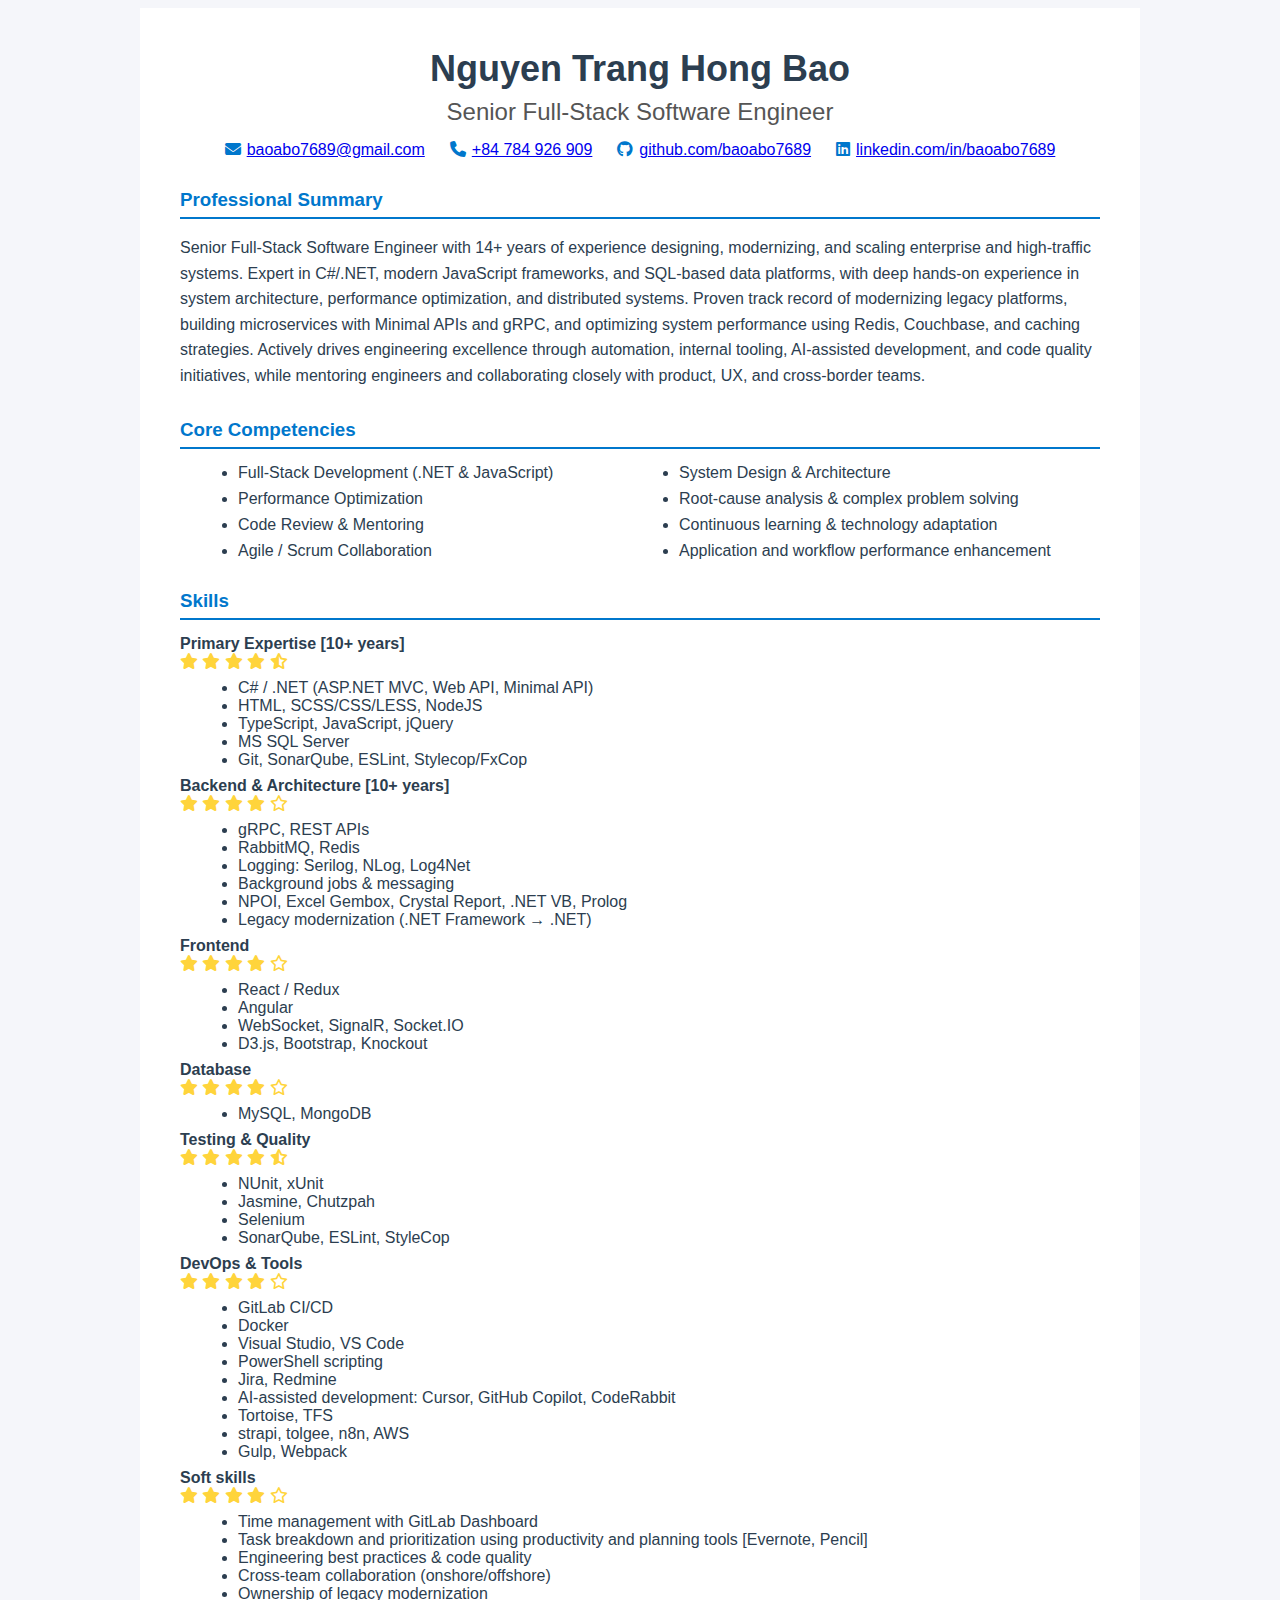
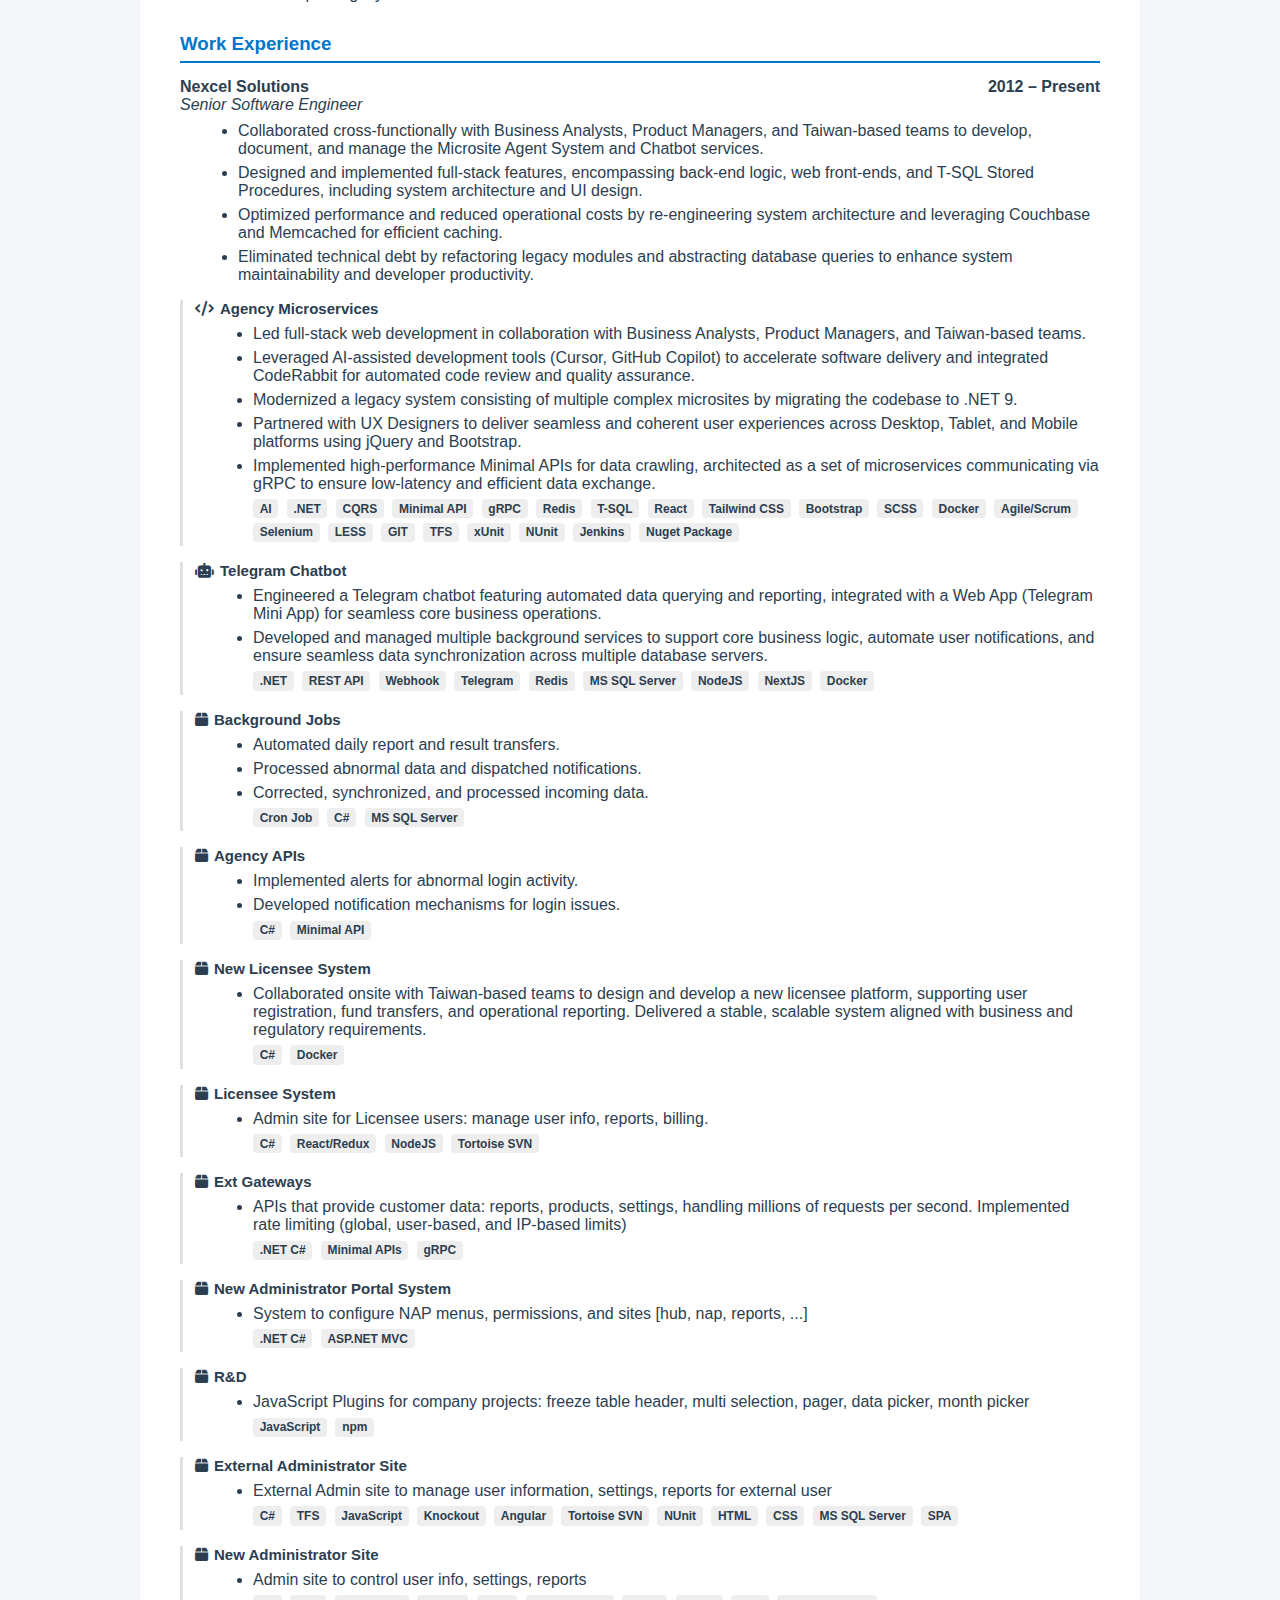
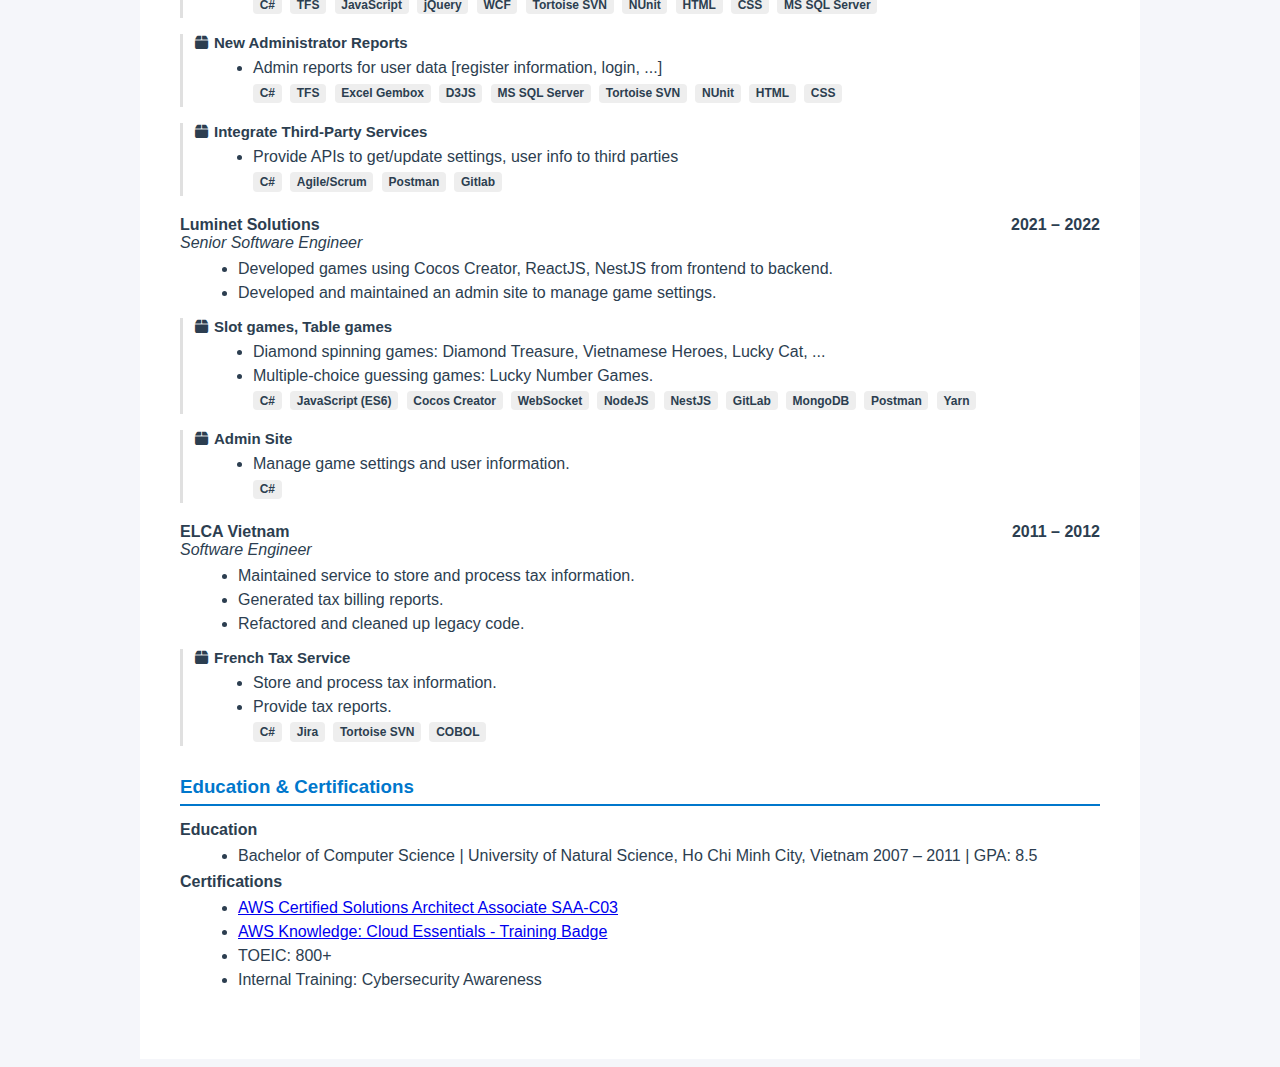
<file: index.html>
<!DOCTYPE html>
<html lang="en">
  <head>
    <meta charset="UTF-8">
    <title>Nguyen Trang Hong Bao | Senior Full-Stack Software Engineer</title>
    <link rel="stylesheet" href="style.css">
    <link rel="stylesheet" href="https://cdnjs.cloudflare.com/ajax/libs/font-awesome/6.5.1/css/all.min.css">
  </head>
  <body>
    <div class="cv-container">
      <header class="header">
        <h1>Nguyen Trang Hong Bao</h1>
        <h2>Senior Full-Stack Software Engineer</h2>
        <div class="contact">
			<span>
				<i class="fa-solid fa-envelope"></i><a href="mailto:baoabo7689@gmail.com">baoabo7689@gmail.com</a>
			</span>
			<span>
				<i class="fa-solid fa-phone"></i><a href="tel:+84-784-926-909">+84 784 926 909</a>
			</span>
			<span>
				<i class="fa-brands fa-github"></i><a href="http://github.com/baoabo7689" target="_blank">github.com/baoabo7689</a>
			</span>
			<span>
				<i class="fa-brands fa-linkedin"></i><a href="http://linkedin.com/in/baoabo7689" target="_blank">linkedin.com/in/baoabo7689</a>
			</span>
        </div>
      </header>
      <section id="summary">
        <h3>Professional Summary</h3>
        <p>
			Senior Full-Stack Software Engineer with 14+ years of experience designing, modernizing, and scaling enterprise and high-traffic systems.
			Expert in C#/.NET, modern JavaScript frameworks, and SQL-based data platforms, with deep hands-on experience in system architecture, 
			performance optimization, and distributed systems. Proven track record of modernizing legacy platforms, 
			building microservices with Minimal APIs and gRPC, and optimizing system performance using Redis, Couchbase, and caching strategies. 
			Actively drives engineering excellence through automation, internal tooling, AI-assisted development, 
			and code quality initiatives, while mentoring engineers and collaborating closely with product, UX, and cross-border teams.
		</p>
      </section>
      <section id="competencies">
        <h3>Core Competencies</h3>
        <ul>
          <li>Full-Stack Development (.NET & JavaScript)</li>
          <li>System Design & Architecture</li>
          <li>Performance Optimization</li>
          <li>Root-cause analysis & complex problem solving</li>
          <li>Code Review & Mentoring</li>
          <li>Continuous learning & technology adaptation</li>
          <li>Agile / Scrum Collaboration</li>
          <li>Application and workflow performance enhancement</li>
        </ul>
      </section>
      <section id="skills">
        <h3>Skills</h3>
        <div>
          <strong>
			Primary Expertise [10+ years]
		  </strong>
		  <div>
			<i class="fa-solid fa-star"></i>
			<i class="fa-solid fa-star"></i>
			<i class="fa-solid fa-star"></i>
			<i class="fa-solid fa-star"></i>
			<i class="fa-solid fa-star-half-stroke"></i>
		  </div>
		  <ul>
			<li>C# / .NET (ASP.NET MVC, Web API, Minimal API)</li>
			<li>HTML, SCSS/CSS/LESS, NodeJS</li>
			<li>TypeScript, JavaScript, jQuery</li>
			<li>MS SQL Server</li>
			<li>Git, SonarQube, ESLint, Stylecop/FxCop</li>
		  </ul>
        </div>
        <div>
			<strong>
				Backend & Architecture [10+ years]
			</strong>
			<div>
				<i class="fa-solid fa-star"></i>
				<i class="fa-solid fa-star"></i>
				<i class="fa-solid fa-star"></i>
				<i class="fa-solid fa-star"></i>
				<i class="fa-regular fa-star"></i>
			</div>
			<ul>
				<li>gRPC, REST APIs</li>
				<li>RabbitMQ, Redis</li>
				<li>Logging: Serilog, NLog, Log4Net</li>
				<li>Background jobs & messaging</li>
				<li>NPOI, Excel Gembox, Crystal Report, .NET VB, Prolog</li>
				<li>Legacy modernization (.NET Framework → .NET)</li>
			</ul>
        </div>
        <div>
			<strong>
				Frontend
			</strong>
			<div>
				<i class="fa-solid fa-star"></i>
				<i class="fa-solid fa-star"></i>
				<i class="fa-solid fa-star"></i>
				<i class="fa-solid fa-star"></i>
				<i class="fa-regular fa-star"></i>
			</div>
			<ul>
				<li>React / Redux</li>
				<li>Angular</li>
				<li>WebSocket, SignalR, Socket.IO</li>
				<li>D3.js, Bootstrap, Knockout</li>
			</ul>
        </div>
        <div>
			<strong>
				Database
			</strong>
			<div>
				<i class="fa-solid fa-star"></i>
				<i class="fa-solid fa-star"></i>
				<i class="fa-solid fa-star"></i>
				<i class="fa-solid fa-star"></i>
				<i class="fa-regular fa-star"></i>
			</div>
			<ul>
				<li>MySQL, MongoDB</li>
			</ul>
        </div>
        <div>
			<strong>
				Testing & Quality
			</strong>
			<div>
				<i class="fa-solid fa-star"></i>
				<i class="fa-solid fa-star"></i>
				<i class="fa-solid fa-star"></i>
				<i class="fa-solid fa-star"></i>
				<i class="fa-solid fa-star-half-stroke"></i>
			</div>
			<ul>
				<li>NUnit, xUnit</li>
				<li>Jasmine, Chutzpah</li>
				<li>Selenium</li>
				<li>SonarQube, ESLint, StyleCop</li>
			</ul>
        </div>
        <div>
			<strong>
				DevOps & Tools
			</strong>
			<div>
				<i class="fa-solid fa-star"></i>
				<i class="fa-solid fa-star"></i>
				<i class="fa-solid fa-star"></i>
				<i class="fa-solid fa-star"></i>
				<i class="fa-regular fa-star"></i>
			</div>
			<ul>
				<li>GitLab CI/CD</li>
				<li>Docker</li>
				<li>Visual Studio, VS Code</li>
				<li>PowerShell scripting</li>
				<li>Jira, Redmine</li>
				<li>AI-assisted development: Cursor, GitHub Copilot, CodeRabbit</li>
				<li>Tortoise, TFS</li>
				<li>strapi, tolgee, n8n, AWS</li>
				<li>Gulp, Webpack</li>
			</ul>
        </div>
        <div>
			<strong>
				Soft skills
			</strong>
			<div>
				<i class="fa-solid fa-star"></i>
				<i class="fa-solid fa-star"></i>
				<i class="fa-solid fa-star"></i>
				<i class="fa-solid fa-star"></i>
				<i class="fa-regular fa-star"></i>
			</div>
			<ul>
				<li>Time management with GitLab Dashboard</li>
				<li>Task breakdown and prioritization using productivity and planning tools [Evernote, Pencil]</li>
				<li>Engineering best practices & code quality</li>
				<li>Cross-team collaboration (onshore/offshore)</li>
				<li>Ownership of legacy modernization</li>
			</ul>
        </div>
      </section>
      <section id="experience">
        <h3>Work Experience</h3>
        <div class="job">
          <div class="job-header">
            <span class="company">Nexcel Solutions</span>
            <span class="time">2012 – Present</span>
          </div>
          <div class="role">Senior Software Engineer</div>
          <ul>
            <li>Collaborated cross-functionally with Business Analysts, Product Managers, and Taiwan-based teams to develop, document, and manage the Microsite Agent System and Chatbot services.</li>
            <li>Designed and implemented full-stack features, encompassing back-end logic, web front-ends, and T-SQL Stored Procedures, including system architecture and UI design.</li>
            <li>Optimized performance and reduced operational costs by re-engineering system architecture and leveraging Couchbase and Memcached for efficient caching.</li>
            <li>Eliminated technical debt by refactoring legacy modules and abstracting database queries to enhance system maintainability and developer productivity.</li>
          </ul>
          <div class="project">
            <h4>
              <i class="fa fa-code"></i>Agency Microservices
            </h4>
            <ul>
              <li>Led full-stack web development in collaboration with Business Analysts, Product Managers, and Taiwan-based teams.</li>
              <li>Leveraged AI-assisted development tools (Cursor, GitHub Copilot) to accelerate software delivery and integrated CodeRabbit for automated code review and quality assurance.</li>
              <li>Modernized a legacy system consisting of multiple complex microsites by migrating the codebase to .NET 9.</li>
              <li>Partnered with UX Designers to deliver seamless and coherent user experiences across Desktop, Tablet, and Mobile platforms using jQuery and Bootstrap.</li>
              <li>Implemented high-performance Minimal APIs for data crawling, architected as a set of microservices communicating via gRPC to ensure low-latency and efficient data exchange.</li>
              <div class="tags">
				<span class="tag">AI</span>
				<span class="tag">.NET</span>
				<span class="tag">CQRS</span>
				<span class="tag">Minimal API</span>
				<span class="tag">gRPC</span>
				<span class="tag">Redis</span>
				<span class="tag">T-SQL</span>
				<span class="tag">React</span>
				<span class="tag">Tailwind CSS</span>
				<span class="tag">Bootstrap</span>
				<span class="tag">SCSS</span>
				<span class="tag">Docker</span>
				<span class="tag">Agile/Scrum</span>
				<span class="tag">Selenium</span>
				<span class="tag">LESS</span>
				<span class="tag">GIT</span>
				<span class="tag">TFS</span>
				<span class="tag">xUnit</span>
				<span class="tag">NUnit</span>
				<span class="tag">Jenkins</span>
				<span class="tag">Nuget Package</span>
              </div>
			</ul>
          </div>
          <div class="project">
            <h4>
              <i class="fa fa-robot"></i>Telegram Chatbot
            </h4>
            <ul>
              <li>Engineered a Telegram chatbot featuring automated data querying and reporting, integrated with a Web App (Telegram Mini App) for seamless core business operations.</li>
              <li>Developed and managed multiple background services to support core business logic, automate user notifications, and ensure seamless data synchronization across multiple database servers.</li>
              <div class="tags">
				<span class="tag">.NET</span>
				<span class="tag">REST API</span>
				<span class="tag">Webhook</span>
				<span class="tag">Telegram</span>
				<span class="tag">Redis</span>
				<span class="tag">MS SQL Server</span>
				<span class="tag">NodeJS</span>
				<span class="tag">NextJS</span>
				<span class="tag">Docker</span>
              </div>
			</ul>
          </div>
          <div class="project">
            <h4>
              <i class="fa fa-box"></i>Background Jobs
            </h4>
            <ul>
				<li>Automated daily report and result transfers.</li>
				<li>Processed abnormal data and dispatched notifications.</li>
				<li>Corrected, synchronized, and processed incoming data.</li>
				<div class="tags">
					<span class="tag">Cron Job</span>
					<span class="tag">C#</span>
					<span class="tag">MS SQL Server</span>
				</div>
			</ul>
          </div>
          <div class="project">
            <h4>
              <i class="fa fa-box"></i>Agency APIs
            </h4>
            <ul>
				<li>Implemented alerts for abnormal login activity.</li>
				<li>Developed notification mechanisms for login issues.</li>
				<div class="tags">
					<span class="tag">C#</span>
					<span class="tag">Minimal API</span>
				</div>
			</ul>
          </div>
          <div class="project">
            <h4>
              <i class="fa fa-box"></i>New Licensee System
            </h4>
            <ul>
				<li>
					Collaborated onsite with Taiwan-based teams to design and develop a new licensee platform, supporting user registration, fund transfers,
					and operational reporting. Delivered a stable, scalable system aligned with business and regulatory requirements.
				</li>
				<div class="tags">
					<span class="tag">C#</span>
					<span class="tag">Docker</span>
				</div>
			</ul>
          </div>
          <div class="project">
            <h4>
              <i class="fa fa-box"></i>Licensee System
            </h4>
            <ul>
				<li>
					Admin site for Licensee users: manage user info, reports, billing.
				</li>
				<div class="tags">
					<span class="tag">C#</span>
					<span class="tag">React/Redux</span>
					<span class="tag">NodeJS</span>
					<span class="tag">Tortoise SVN</span>
				</div>
			</ul>
          </div>
          <div class="project">
            <h4>
              <i class="fa fa-box"></i>Ext Gateways
            </h4>
            <ul>
				<li>
					APIs that provide customer data: reports, products, settings, handling millions of requests per second.
					Implemented rate limiting (global, user-based, and IP-based limits)
				</li>
				<div class="tags">
					<span class="tag">.NET C#</span>
					<span class="tag">Minimal APIs</span>
					<span class="tag">gRPC </span>
				</div>
			</ul>
          </div>
          <div class="project">
            <h4>
              <i class="fa fa-box"></i>New Administrator Portal System
            </h4>
            <ul>
				<li>System to configure NAP menus, permissions, and sites [hub, nap, reports, ...]</li>
				<div class="tags">
					<span class="tag">.NET C#</span>
					<span class="tag">ASP.NET MVC</span>
				</div>
			</ul>
          </div>
          <div class="project">
            <h4>
              <i class="fa fa-box"></i>R&D
            </h4>
            <ul>
				<li>
					JavaScript Plugins for company projects: freeze table header, multi selection, pager, data picker, month picker
				</li>
				<div class="tags">
					<span class="tag">JavaScript</span>
					<span class="tag">npm</span>
				</div>
			</ul>
          </div>
          <div class="project">
            <h4>
              <i class="fa fa-box"></i>External Administrator Site
            </h4>
            <ul>
				<li>
					External Admin site to manage user information, settings, reports for external user
				</li>
				<div class="tags">
					<span class="tag">C#</span>
					<span class="tag">TFS</span>
					<span class="tag">JavaScript</span>
					<span class="tag">Knockout</span>
					<span class="tag">Angular</span>
					<span class="tag">Tortoise SVN</span>
					<span class="tag">NUnit</span>
					<span class="tag">HTML</span>
					<span class="tag">CSS</span>
					<span class="tag">MS SQL Server</span>
					<span class="tag">SPA</span>
				</div>
			</ul>
          </div>
          <div class="project">
            <h4>
              <i class="fa fa-box"></i>New Administrator Site
            </h4>
            <ul>
				<li>
					Admin site to control user info, settings, reports
				</li>
				<div class="tags">
					<span class="tag">C#</span>
					<span class="tag">TFS</span>
					<span class="tag">JavaScript</span>
					<span class="tag">jQuery</span>
					<span class="tag">WCF</span>
					<span class="tag">Tortoise SVN</span>
					<span class="tag">NUnit</span>
					<span class="tag">HTML</span>
					<span class="tag">CSS</span>
					<span class="tag">MS SQL Server</span>
				</div>
			</ul>
          </div>
          <div class="project">
            <h4>
              <i class="fa fa-box"></i>New Administrator Reports
            </h4>
            <ul>
				<li>
					Admin reports for user data [register information, login, ...]
				</li>
				<div class="tags">
					<span class="tag">C#</span>
					<span class="tag">TFS</span>
					<span class="tag">Excel Gembox</span>
					<span class="tag">D3JS</span>
					<span class="tag">MS SQL Server</span>
					<span class="tag">Tortoise SVN</span>
					<span class="tag">NUnit</span>
					<span class="tag">HTML</span>
					<span class="tag">CSS</span>
				</div>
			</ul>
          </div>
          <div class="project">
            <h4>
              <i class="fa fa-box"></i>Integrate Third-Party Services
            </h4>
            <ul>
				<li>
					Provide APIs to get/update settings, user info to third parties
				</li>
				<div class="tags">
					<span class="tag">C#</span>
					<span class="tag">Agile/Scrum</span>
					<span class="tag">Postman</span>
					<span class="tag">Gitlab</span>
				</div>
			</ul>
          </div>
        </div>
        <div class="job">
          <div class="job-header">
            <span class="company">Luminet Solutions</span>
			<span class="time">2021 – 2022</span>
			</div>
			<div class="role">Senior Software Engineer</div>
			<ul>
				<li>Developed games using Cocos Creator, ReactJS, NestJS from frontend to backend.</li>
				<li>Developed and maintained an admin site to manage game settings.</li>
			</ul>
			<div class="project">
				<h4>
				  <i class="fa fa-box"></i>Slot games, Table games
				</h4>
				<ul>
					<li>Diamond spinning games: Diamond Treasure, Vietnamese Heroes, Lucky Cat, ...</li>
					<li>Multiple-choice guessing games: Lucky Number Games.</li>
					<div class="tags">
						<span class="tag">C#</span>
						<span class="tag">JavaScript (ES6)</span>
						<span class="tag">Cocos Creator</span>
						<span class="tag">WebSocket</span>
						<span class="tag">NodeJS</span>
						<span class="tag">NestJS</span>
						<span class="tag">GitLab</span>
						<span class="tag">MongoDB</span>
						<span class="tag">Postman</span>
						<span class="tag">Yarn</span>
					</div>
				</ul>
			</div>
			<div class="project">
				<h4>
				  <i class="fa fa-box"></i>Admin Site
				</h4>
				<ul>
					<li>Manage game settings and user information.</li>
					<div class="tags">
						<span class="tag">C#</span>
					</div>
				</ul>
			</div>
        </div>
        <div class="job">
          <div class="job-header">
            <span class="company">ELCA Vietnam</span>
			<span class="time">2011 – 2012</span>
			</div>
			<div class="role">Software Engineer</div>
			<ul>
				<li>Maintained service to store and process tax information. </li>
				<li>Generated tax billing reports.</li>
				<li>Refactored and cleaned up legacy code.</li>
			</ul>
			<div class="project">
				<h4>
				  <i class="fa fa-box"></i>French Tax Service
				</h4>
				<ul>
					<li>Store and process tax information.</li>
					<li>Provide tax reports.</li>
					<div class="tags">
						<span class="tag">C#</span>
						<span class="tag">Jira</span>
						<span class="tag">Tortoise SVN</span>
						<span class="tag">COBOL</span>
					</div>
				</ul>
			</div>
        </div>
      </section>
      <section id="education">
        <h3>Education & Certifications</h3>
        <div>
          <strong>Education</strong>
		   <ul>
				<li>Bachelor of Computer Science | University of Natural Science, Ho Chi Minh City, Vietnam 2007 – 2011 | GPA: 8.5</li>
		   </ul>
        </div>
        <div>
          <strong>Certifications</strong>
          <ul>
           <li>
				<a href="https://www.credly.com/badges/b5d1f613-61d5-4665-aaf1-0218f154cf3e/public_url">
					AWS Certified Solutions Architect Associate SAA-C03
				</a>
				</li>
				<li>
				<a href="https://www.credly.com/badges/2b490b88-fae0-4c08-96ab-b2e5cbb6fc9e/public_url">
					AWS Knowledge: Cloud Essentials - Training Badge
				</a>
				</li>
				<li>TOEIC: 800+</li>
				<li>Internal Training: Cybersecurity Awareness</li>
          </ul>
        </div>
      </section>
    </div>
  </body>
</html>
</file>
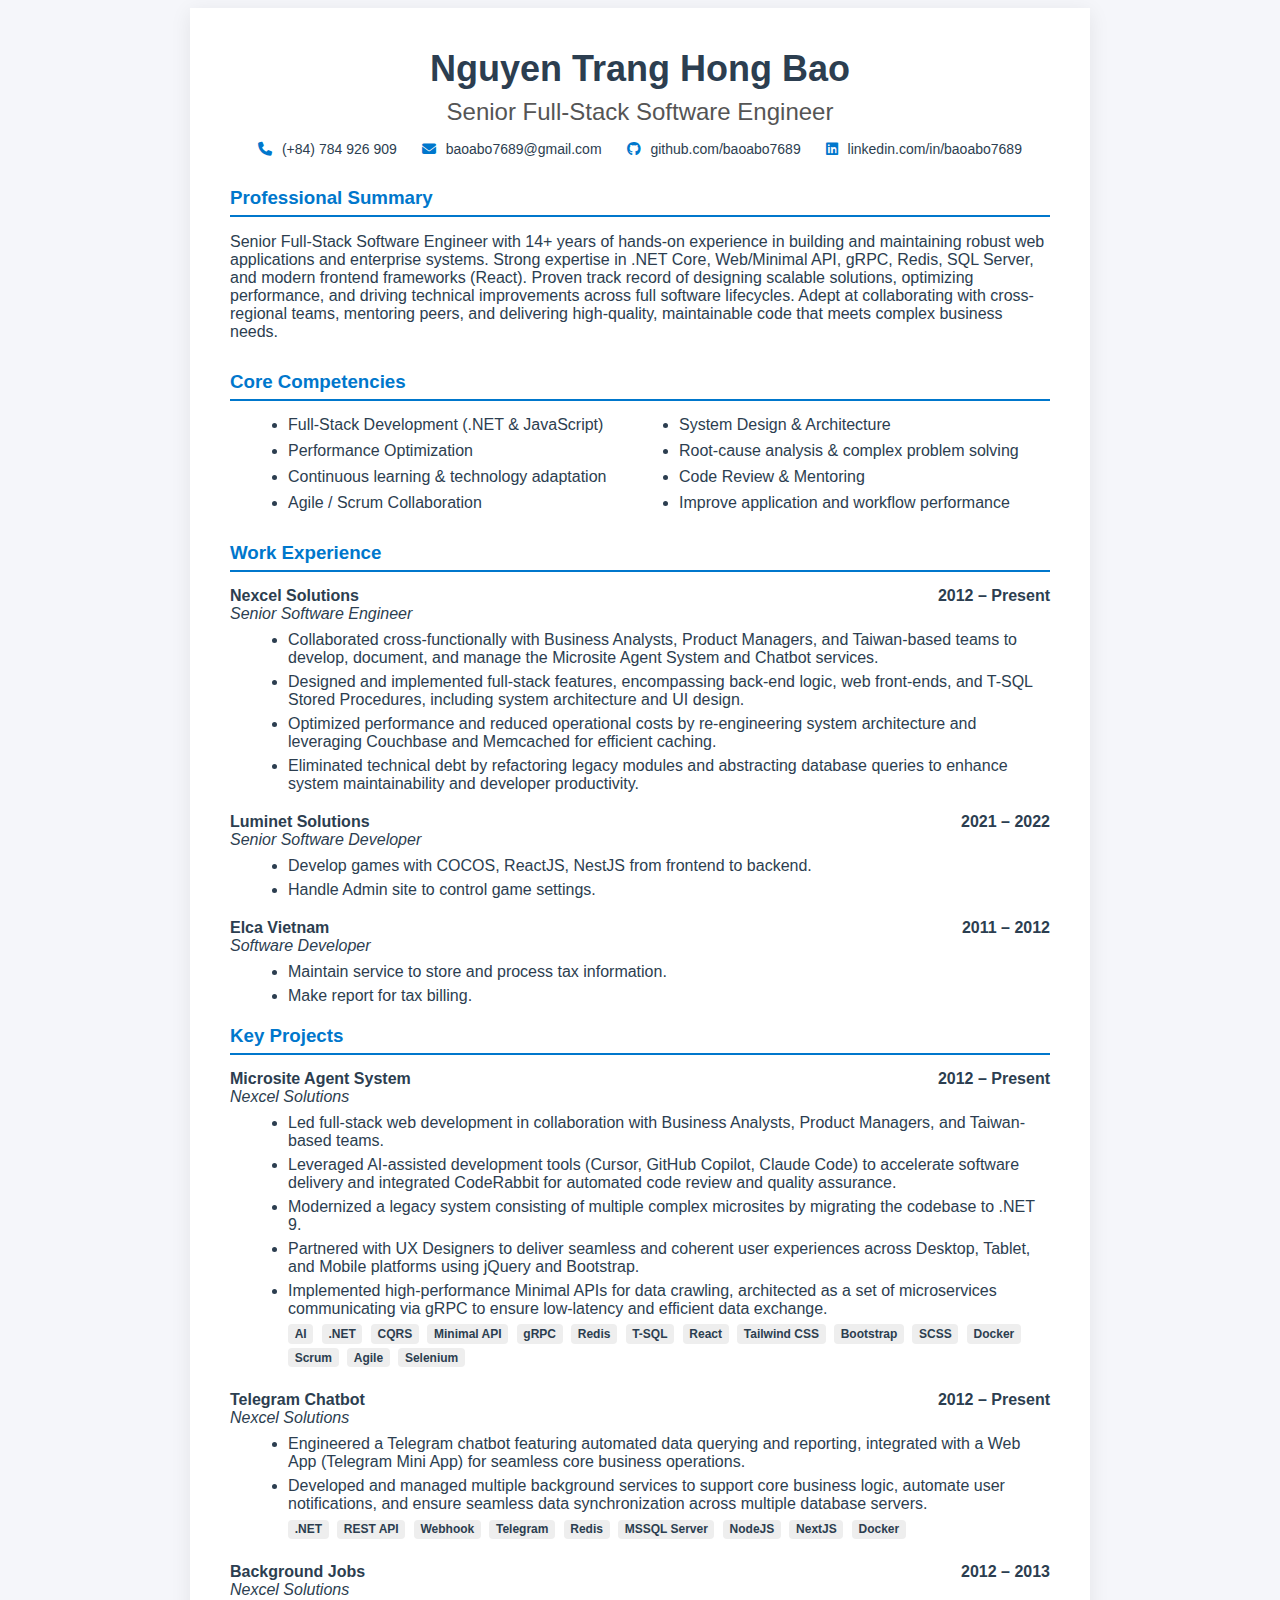
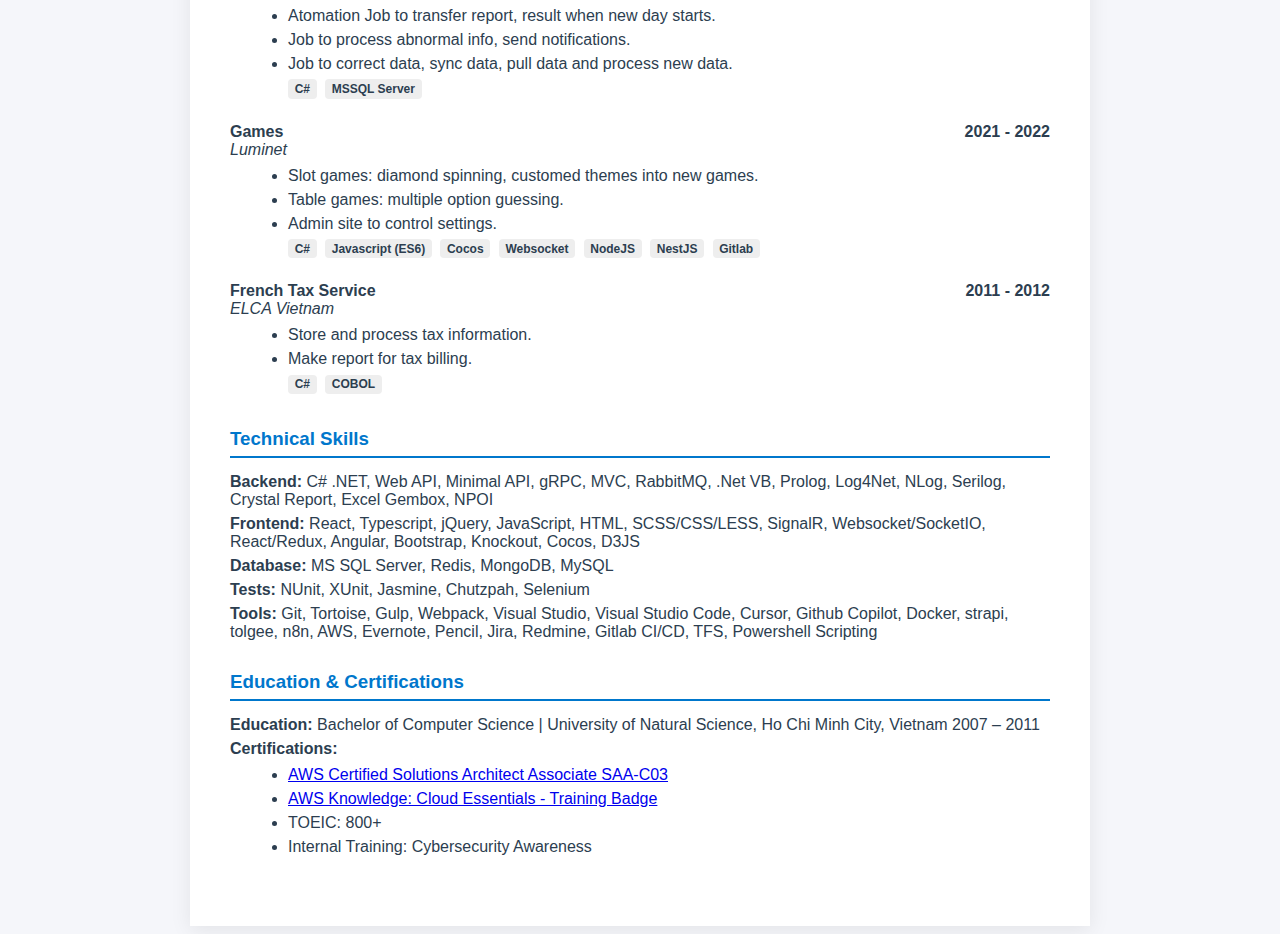
<file: v2/index.html>
<!DOCTYPE html>
<html lang="en">
    <head>
        <meta charset="UTF-8" />
        <title>Nguyen Trang Hong Bao | Senior Full-Stack Developer</title>
        <link rel="stylesheet" href="style.min.css" />
        <link
            rel="stylesheet"
            href="https://cdnjs.cloudflare.com/ajax/libs/font-awesome/6.5.1/css/all.min.css"
        />
    </head>
    <body>
        <div class="cv-container">
            <!-- HEADER -->
            <header class="header">
                <h1>Nguyen Trang Hong Bao</h1>
                <h2>Senior Full-Stack Software Engineer</h2>
                <div class="contact">
                    <span>
						<i class="fa-solid fa-phone"></i>
                        (+84) 784 926 909
					</span>
                    <span>
						<i class="fa-solid fa-envelope"></i>
                        <a>baoabo7689@gmail.com</a>
					</span>
                    <span>
						<i class="fa-brands fa-github"></i>
                        <a>github.com/baoabo7689</a>
					</span>
                    <span>
						<i class="fa-brands fa-linkedin"></i>
                        <a>linkedin.com/in/baoabo7689</a>
					</span>
                </div>
            </header>

            <!-- SUMMARY -->
            <section>
                <h3>Professional Summary</h3>
                <p>
					Senior Full-Stack Software Engineer with 14+ years of hands-on experience in building and maintaining robust web applications and enterprise systems.
					Strong expertise in .NET Core, Web/Minimal API, gRPC, Redis, SQL Server, and modern frontend frameworks (React).
					Proven track record of designing scalable solutions, optimizing performance, and driving technical improvements across full software lifecycles.
					Adept at collaborating with cross-regional teams, mentoring peers, and delivering high-quality, maintainable code that meets complex business needs.
                </p>
            </section>
            <!-- CORE COMPETENCIES -->
            <section>
                <h3>Core Competencies</h3>
                <ul class="competencies">
                    <li>Full-Stack Development (.NET & JavaScript)</li>
                    <li>System Design & Architecture</li>
                    <li>Performance Optimization</li>
                    <li>Root-cause analysis & complex problem solving</li>
                    <li>Continuous learning & technology adaptation</li>
                    <li>Code Review & Mentoring</li>
                    <li>Agile / Scrum Collaboration</li>
                    <li>Improve application and workflow performance</li>
                </ul>
            </section>
            <!-- EXPERIENCE -->
            <section>
                <h3>Work Experience</h3>
                <div class="job">
                    <div class="job-header">
                        <span class="company">Nexcel Solutions</span>
                        <span class="time">2012 – Present</span>
                    </div>
                    <div class="role">Senior Software Engineer</div>
                    <ul>
                        <li>
                            Collaborated cross-functionally with Business
                            Analysts, Product Managers, and Taiwan-based teams
                            to develop, document, and manage the Microsite Agent
                            System and Chatbot services.
                        </li>
                        <li>
                            Designed and implemented full-stack features,
                            encompassing back-end logic, web front-ends, and
                            T-SQL Stored Procedures, including system
                            architecture and UI design.
                        </li>
                        <li>
                            Optimized performance and reduced operational costs
                            by re-engineering system architecture and leveraging
                            Couchbase and Memcached for efficient caching.
                        </li>
                        <li>
                            Eliminated technical debt by refactoring legacy
                            modules and abstracting database queries to enhance
                            system maintainability and developer productivity.
                        </li>
                    </ul>
                </div>
                <div class="job">
                    <div class="job-header">
                        <span class="company">Luminet Solutions</span>
                        <span class="time">2021 – 2022</span>
                    </div>
                    <div class="role">Senior Software Developer</div>
                    <ul>
                        <li>
                            Develop games with COCOS, ReactJS, NestJS from frontend to backend.
                        </li>
                        <li>
                            Handle Admin site to control game settings.
                        </li>
                    </ul>
                </div>
                <div class="job">
                    <div class="job-header">
                        <span class="company">Elca Vietnam</span>
                        <span class="time">2011 – 2012</span>
                    </div>
                    <div class="role">Software Developer</div>
                    <ul>
                        <li>
                            Maintain service to store and process tax information.
                        </li>
                        <li>
                            Make report for tax billing.
                        </li>
                    </ul>
                </div>
            <!-- PROJECTS -->
            <section>
                <h3>Key Projects</h3>
                <div class="job">
                    <div class="job-header">
                        <span class="company">Microsite Agent System</span>
                        <span class="time">2012 – Present</span>
                    </div>
                    <div class="role">Nexcel Solutions</div>
                    <ul>
                        <li>
                            Led full-stack web development in collaboration with
                            Business Analysts, Product Managers, and
                            Taiwan-based teams.
                        </li>
                        <li>
                            Leveraged AI-assisted development tools (Cursor,
                            GitHub Copilot, Claude Code) to accelerate software
                            delivery and integrated CodeRabbit for automated
                            code review and quality assurance.
                        </li>
                        <li>
                            Modernized a legacy system consisting of multiple
                            complex microsites by migrating the codebase to .NET
                            9.
                        </li>
                        <li>
                            Partnered with UX Designers to deliver seamless and
                            coherent user experiences across Desktop, Tablet,
                            and Mobile platforms using jQuery and Bootstrap.
                        </li>
                        <li>
                            Implemented high-performance Minimal APIs for data
                            crawling, architected as a set of microservices
                            communicating via gRPC to ensure low-latency and
                            efficient data exchange.
                        </li>
                        <div class="tags">
                            <span class="tag">AI</span>
                            <span class="tag">.NET</span>
                            <span class="tag">CQRS</span>
                            <span class="tag">Minimal API</span>
                            <span class="tag">gRPC</span>
                            <span class="tag">Redis</span>
                            <span class="tag">T-SQL</span>
                            <span class="tag">React</span>
                            <span class="tag">Tailwind CSS</span>
                            <span class="tag">Bootstrap</span>
                            <span class="tag">SCSS</span>
                            <span class="tag">Docker</span>
                            <span class="tag">Scrum</span>
                            <span class="tag">Agile</span>
                            <span class="tag">Selenium</span>
                        </div>
                    </ul>
                </div>
                <div class="job">
                    <div class="job-header">
                        <span class="company">Telegram Chatbot</span>
                        <span class="time">2012 – Present</span>
                    </div>
                    <div class="role">Nexcel Solutions</div>
                    <ul>
                        <li>
                            Engineered a Telegram chatbot featuring automated
                            data querying and reporting, integrated with a Web
                            App (Telegram Mini App) for seamless core business
                            operations.
                        </li>
                        <li>
                            Developed and managed multiple background services
                            to support core business logic, automate user
                            notifications, and ensure seamless data
                            synchronization across multiple database servers.
                        </li>
                        <div class="tags">
                            <span class="tag">.NET</span>
                            <span class="tag">REST API</span>
                            <span class="tag">Webhook</span>
                            <span class="tag">Telegram</span>
                            <span class="tag">Redis</span>
                            <span class="tag">MSSQL Server</span>
                            <span class="tag">NodeJS</span>
                            <span class="tag">NextJS</span>
                            <span class="tag">Docker</span>
                        </div>
                    </ul>
                </div>
                <div class="job">
                    <div class="job-header">
                        <span class="company">Background Jobs</span>
                        <span class="time">2012 – 2013</span>
                    </div>
                    <div class="role">Nexcel Solutions</div>
                    <ul>
                        <li>Atomation Job to transfer report, result when new day starts.</li>
                        <li>Job to process abnormal info, send notifications.</li>
                        <li>Job to correct data, sync data, pull data and process new data.</li>
                        <div class="tags">
                            <span class="tag">C#</span>
                            <span class="tag">MSSQL Server</span>
                        </div>
                    </ul>
                </div>
                <div class="job">
                    <div class="job-header">
                        <span class="company">Games</span>
                        <span class="time">2021 - 2022</span>
                    </div>
                    <div class="role">Luminet</div>
                    <ul>
                        <li>Slot games: diamond spinning, customed themes into new games.</li>
                        <li>Table games: multiple option guessing.</li>
                        <li>Admin site to control settings.</li>
                        <div class="tags">
                            <span class="tag">C#</span>
                            <span class="tag">Javascript (ES6)</span>
                            <span class="tag">Cocos</span>
                            <span class="tag">Websocket</span>
                            <span class="tag">NodeJS</span>
                            <span class="tag">NestJS</span>
                            <span class="tag">Gitlab</span>
                        </div>
                    </ul>
                </div>
                <div class="job">
                    <div class="job-header">
                        <span class="company">French Tax Service</span>
                        <span class="time">2011 - 2012</span>
                    </div>
                    <div class="role">ELCA Vietnam</div>
                    <ul>
                        <li>Store and process tax information.</li>
                        <li>Make report for tax billing.</li>
                        <div class="tags">
                            <span class="tag">C#</span>
                            <span class="tag">COBOL</span>
                        </div>
                    </ul>
                </div>
            </section>
            <!-- SKILLS -->
            <section>
                <h3>Technical Skills</h3>
                <div class="skills">
                    <div>
                        <strong>Backend:</strong> C# .NET, Web API, Minimal API,
                        gRPC, MVC, RabbitMQ, .Net VB, Prolog, Log4Net, NLog, Serilog,
						Crystal Report, Excel Gembox, NPOI
                    </div>
                    <div>
                        <strong>Frontend:</strong> React, Typescript, jQuery,
                        JavaScript, HTML, SCSS/CSS/LESS, SignalR, Websocket/SocketIO, React/Redux, Angular, Bootstrap, Knockout, Cocos,
						D3JS
                    </div>
                    <div>
                        <strong>Database:</strong> MS SQL Server, Redis, MongoDB, MySQL
                    </div>
                    <div>
                        <strong>Tests:</strong> NUnit, XUnit, Jasmine, Chutzpah, Selenium
                    </div>
                    <div>
                        <strong>Tools:</strong> Git, Tortoise, Gulp, Webpack, Visual Studio, Visual
                        Studio Code, Cursor, Github Copilot, Docker, strapi, tolgee, n8n, AWS, Evernote, Pencil,
						Jira, Redmine, Gitlab CI/CD, TFS, Powershell Scripting
                    </div>
                </div>
            </section>
            <!-- EDUCATION -->
            <section>
                <h3>Education & Certifications</h3>
                <div class="education">
                    <strong>Education:</strong> Bachelor of Computer Science | University of Natural Science, Ho Chi Minh City, Vietnam 2007 – 2011
                </div>
                <div>
                    <strong>Certifications:</strong>
                    <ul class="certifications">
                        <li>
							<a href="https://www.credly.com/badges/b5d1f613-61d5-4665-aaf1-0218f154cf3e/public_url">
								AWS Certified Solutions Architect Associate SAA-C03
							</a>
                        </li>
                        <li>
							<a href="https://www.credly.com/badges/2b490b88-fae0-4c08-96ab-b2e5cbb6fc9e/public_url">
								AWS Knowledge: Cloud Essentials - Training Badge
							</a>
                        </li>
                        <li>TOEIC: 800+</li>
                        <li>Internal Training: Cybersecurity Awareness</li>
                    </ul>
                </div>
            </section>
        </div>
    </body>
</html>
</file>
<file: style.css>
.tag, body {
  color: #2c3e50;
}

* {
  box-sizing: border-box;
  font-family: "Segoe UI", Arial, sans-serif;
}

body {
  background: #f5f6fa;
}

.cv-container {
  background: #fff;
  margin: auto;
  padding: 40px;
  width: 1000px;
}

.header, section {
  margin-bottom: 30px;
}

.header {
  text-align: center;
}

.header h1 {
  margin: 0;
  font-size: 36px;
}

.header h2 {
  margin: 8px 0 15px;
  font-weight: 400;
  color: #555;
}

.contact {
  display: flex;
  justify-content: center;
  gap: 25px;
}

.contact i {
  margin-right: 6px;
  color: #07c;
}

section h3 {
  border-bottom: 2px solid #07c;
  padding-bottom: 6px;
  margin-bottom: 15px;
  color: #07c;
}

section p {
  line-height: 1.6;
}

ul {
  margin: 8px 0 0 18px;
}

#competencies ul {
  display: grid;
  grid-template-columns: repeat(2, 1fr);
  gap: 8px 20px;
}

.job {
  margin-bottom: 20px;
}

.job-header {
  display: flex;
  justify-content: space-between;
  font-weight: 700;
}

.role {
  font-style: italic;
  margin-bottom: 6px;
}

.project {
  border-left: 3px solid #e0e0e0;
  padding-left: 12px;
  margin-top: 16px;
}

.project h4 {
  margin: 0 0 6px;
  font-size: 15px;
}

.project i {
  margin-right: 6px;
}

#education div:not(:last-child),
#skills div:not(:last-child) {
  margin-bottom: 8px;
}

#education ul li,
.job li {
  margin-bottom: 6px;
}

.tag {
  display: inline-block;
  background-color: #eee;
  font-size: 12px;
  font-weight: 600;
  padding: 2pt 5pt;
  margin: 0 3pt 3pt 0;
  border-radius: 3pt;
}


.fa-star.fa-solid::before {
	color: #ffd43b;
}

.fa-star-half-stroke.fa-solid::before {
	color: #ffd43b;
}

.fa-star.fa-regular::before {
	color: #ffd43b;
}
</file>
<file: v2/style.min.css>
.tag,body{color:#2c3e50}*{box-sizing:border-box;font-family:'Segoe UI',Arial,sans-serif}body{background:#f5f6fa}.cv-container{background:#fff;box-shadow:0 4px 20px rgba(0,0,0,.08);margin:auto;padding:40px;width:900px}.header,section{margin-bottom:30px}.header{text-align:center}.header h1{margin:0;font-size:36px}.header h2{margin:8px 0 15px;font-weight:400;color:#555}.contact{display:flex;justify-content:center;gap:25px;font-size:14px}.contact i{margin-right:6px;color:#07c}section h3{border-bottom:2px solid #07c;padding-bottom:6px;margin-bottom:15px;color:#07c}.competencies{display:grid;grid-template-columns:repeat(2,1fr);gap:8px 20px}.job{margin-bottom:20px}.certifications li,.education,.job li,.role,.skills div{margin-bottom:6px}.job-header{display:flex;justify-content:space-between;font-weight:700}.role{font-style:italic}ul{margin:8px 0 0 18px}.tag{display:inline-block;background-color:#eee;font-size:12px;font-weight:600;padding:2pt 5pt;margin:0 3pt 3pt 0;border-radius:3pt}
</file>
